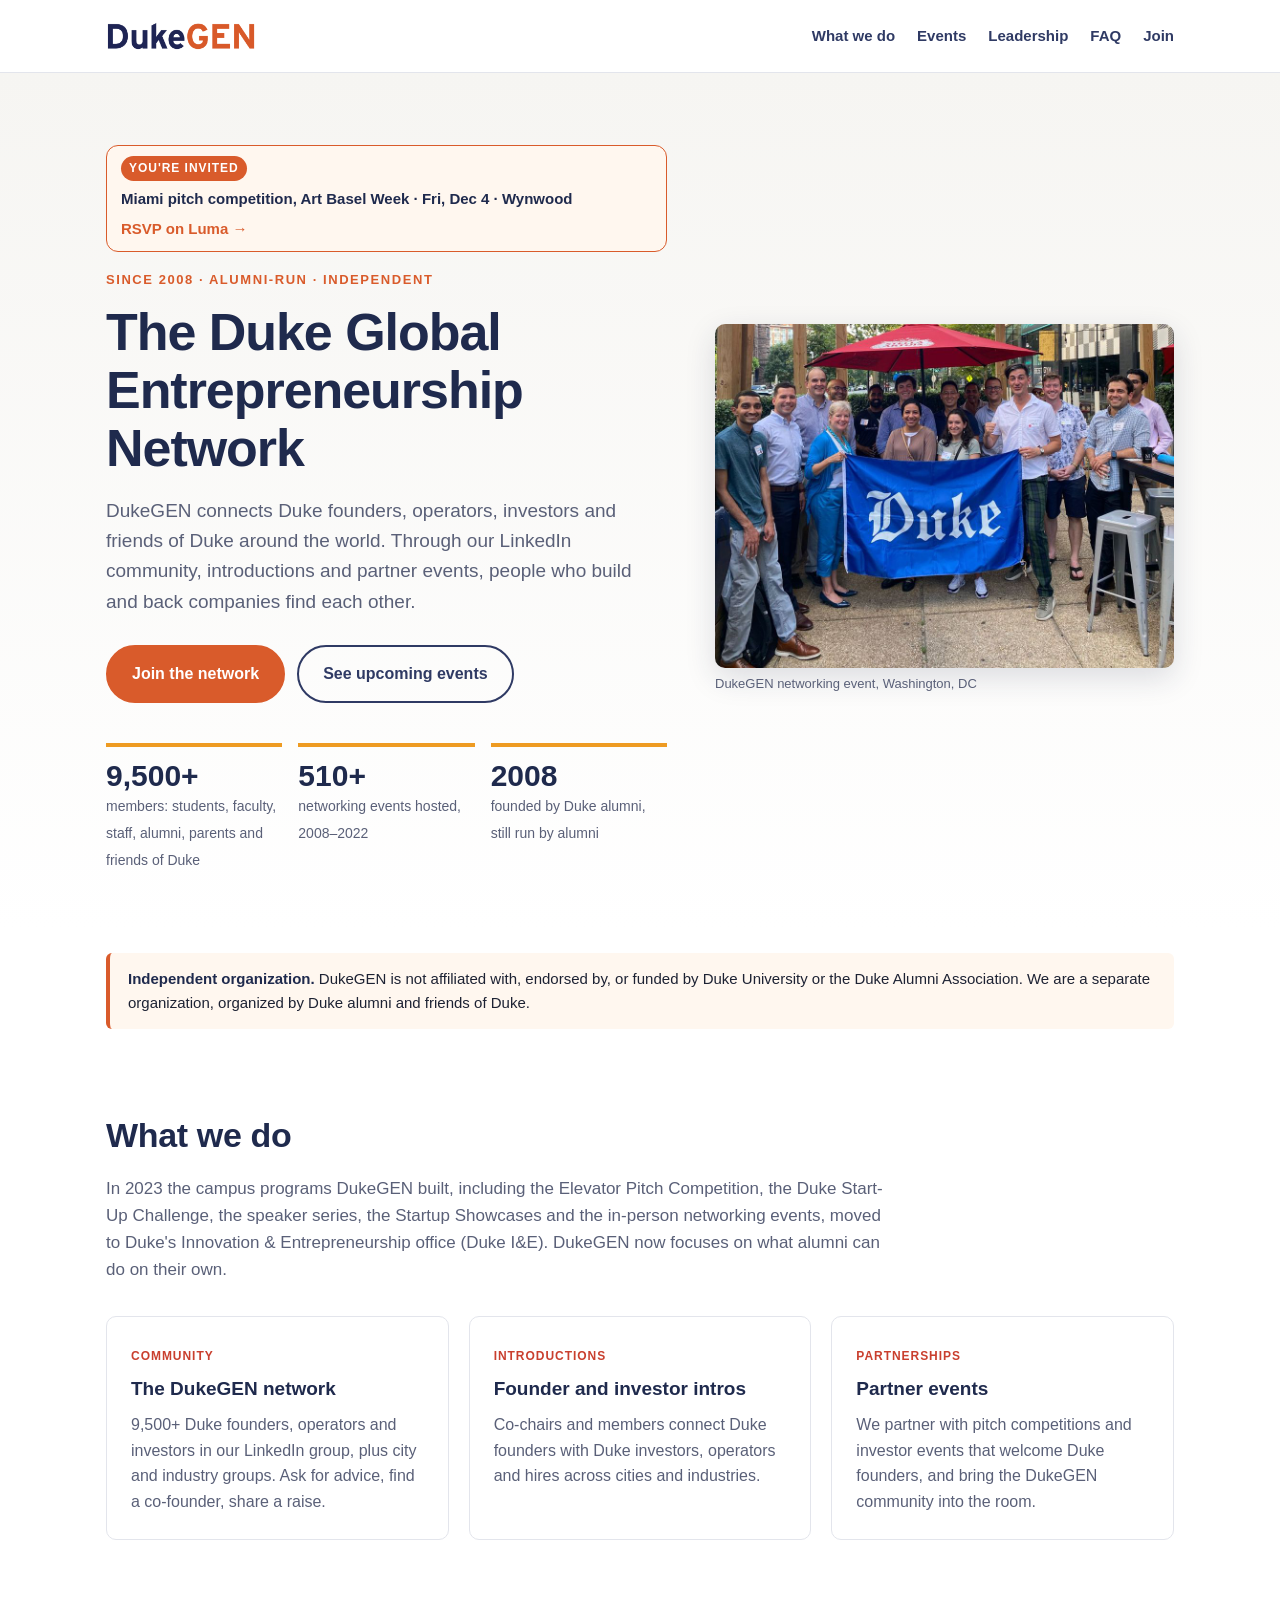
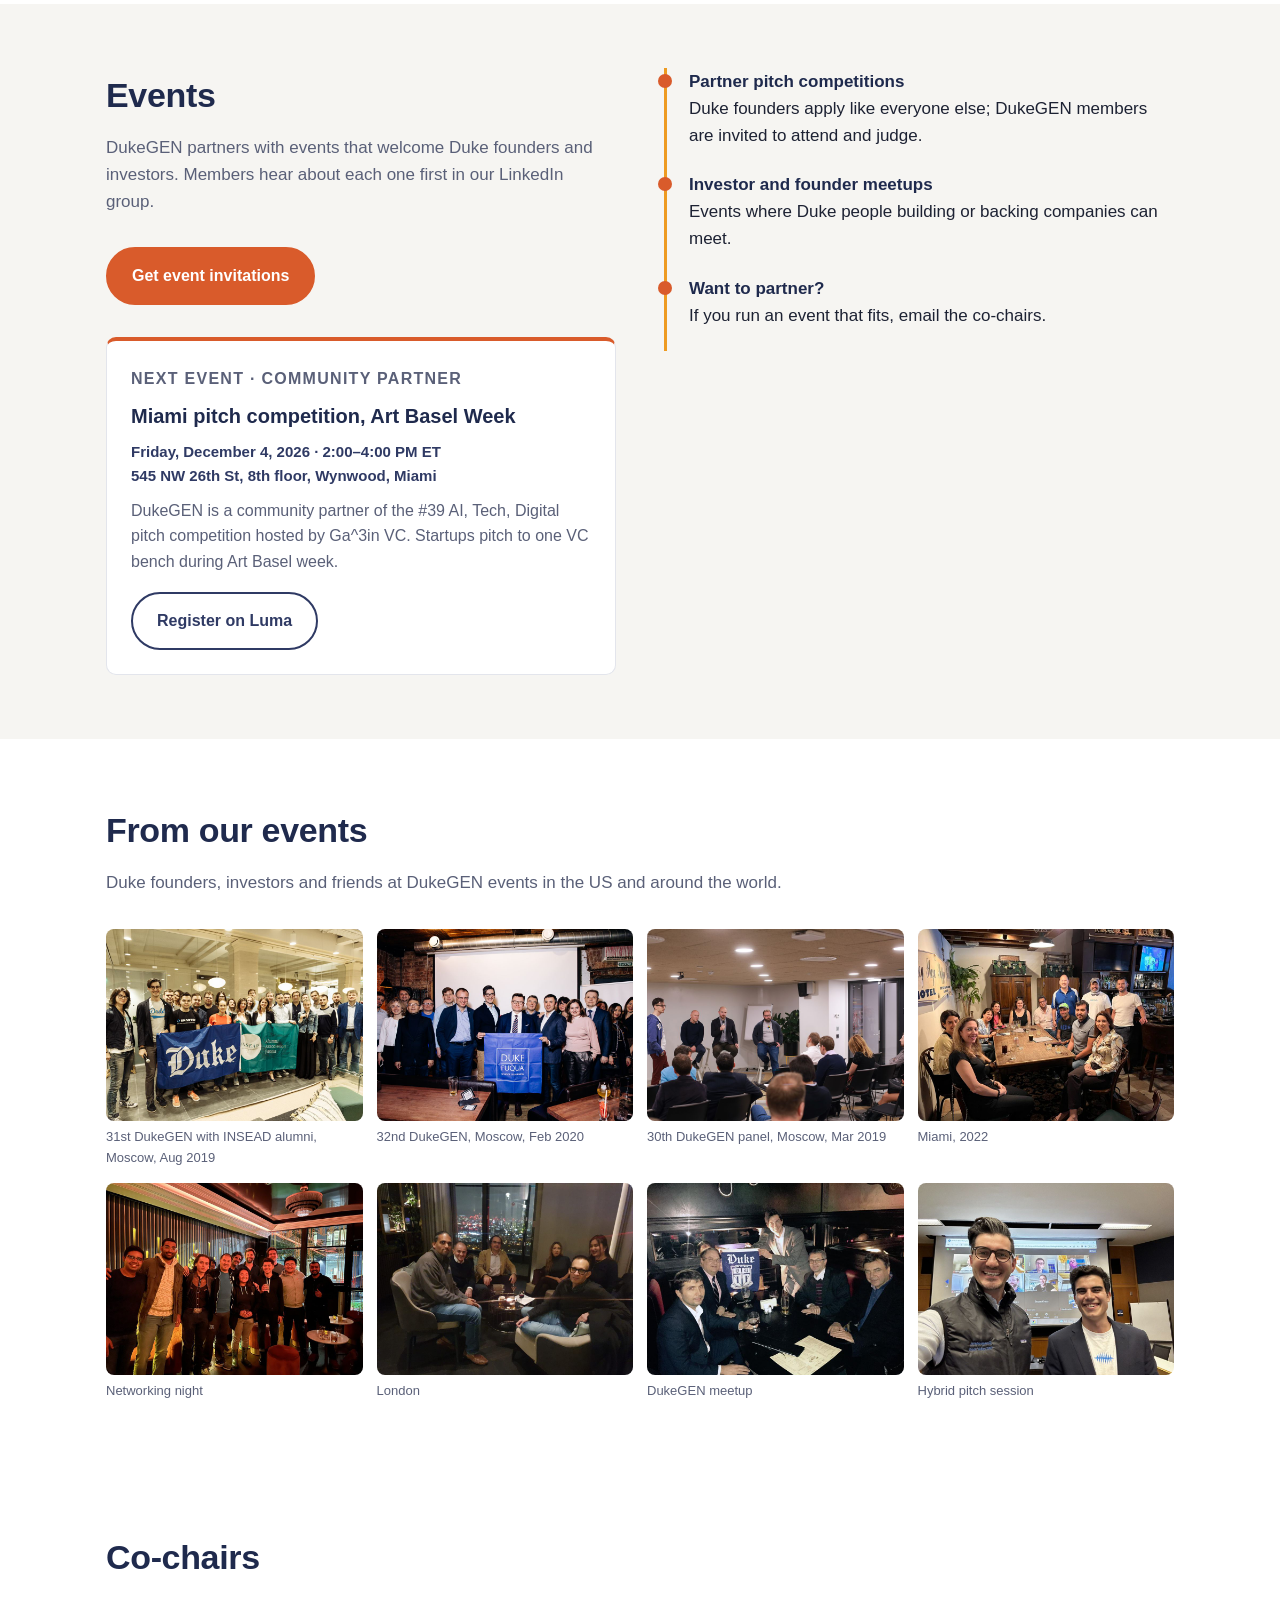
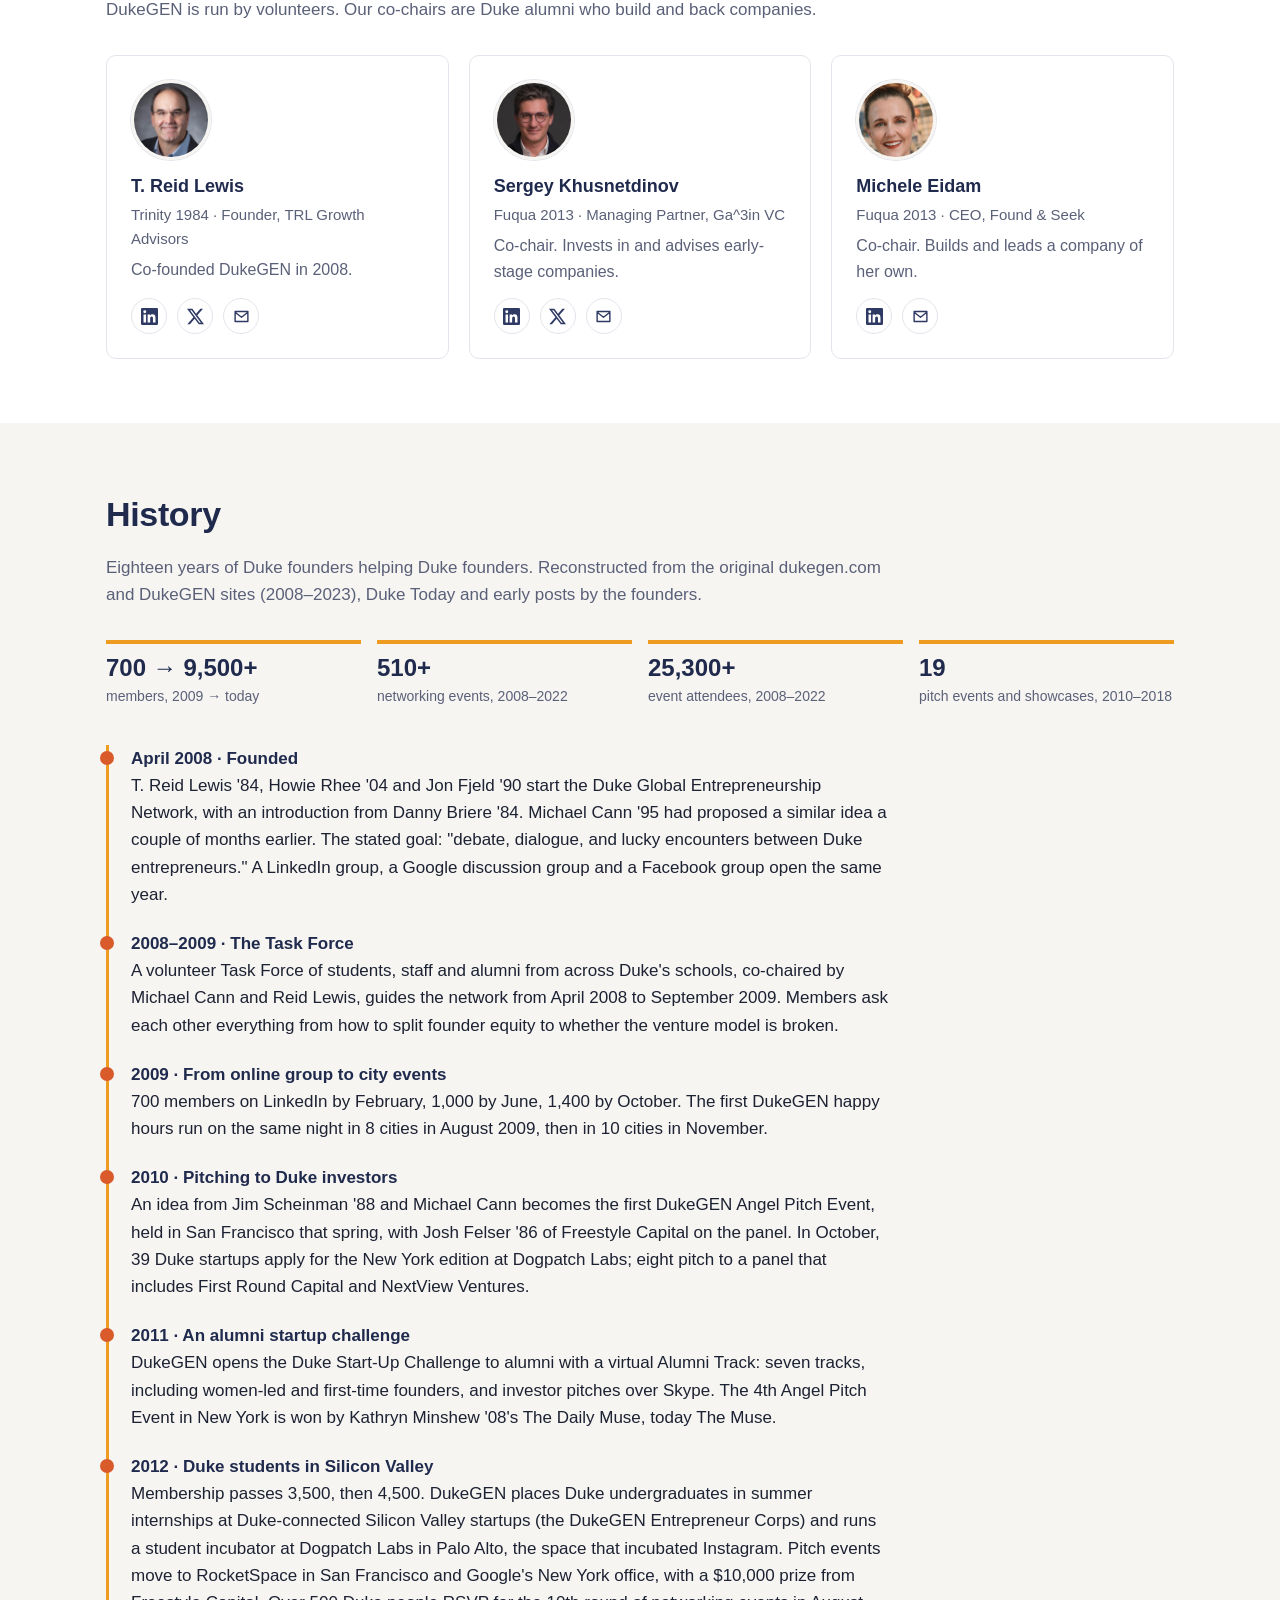
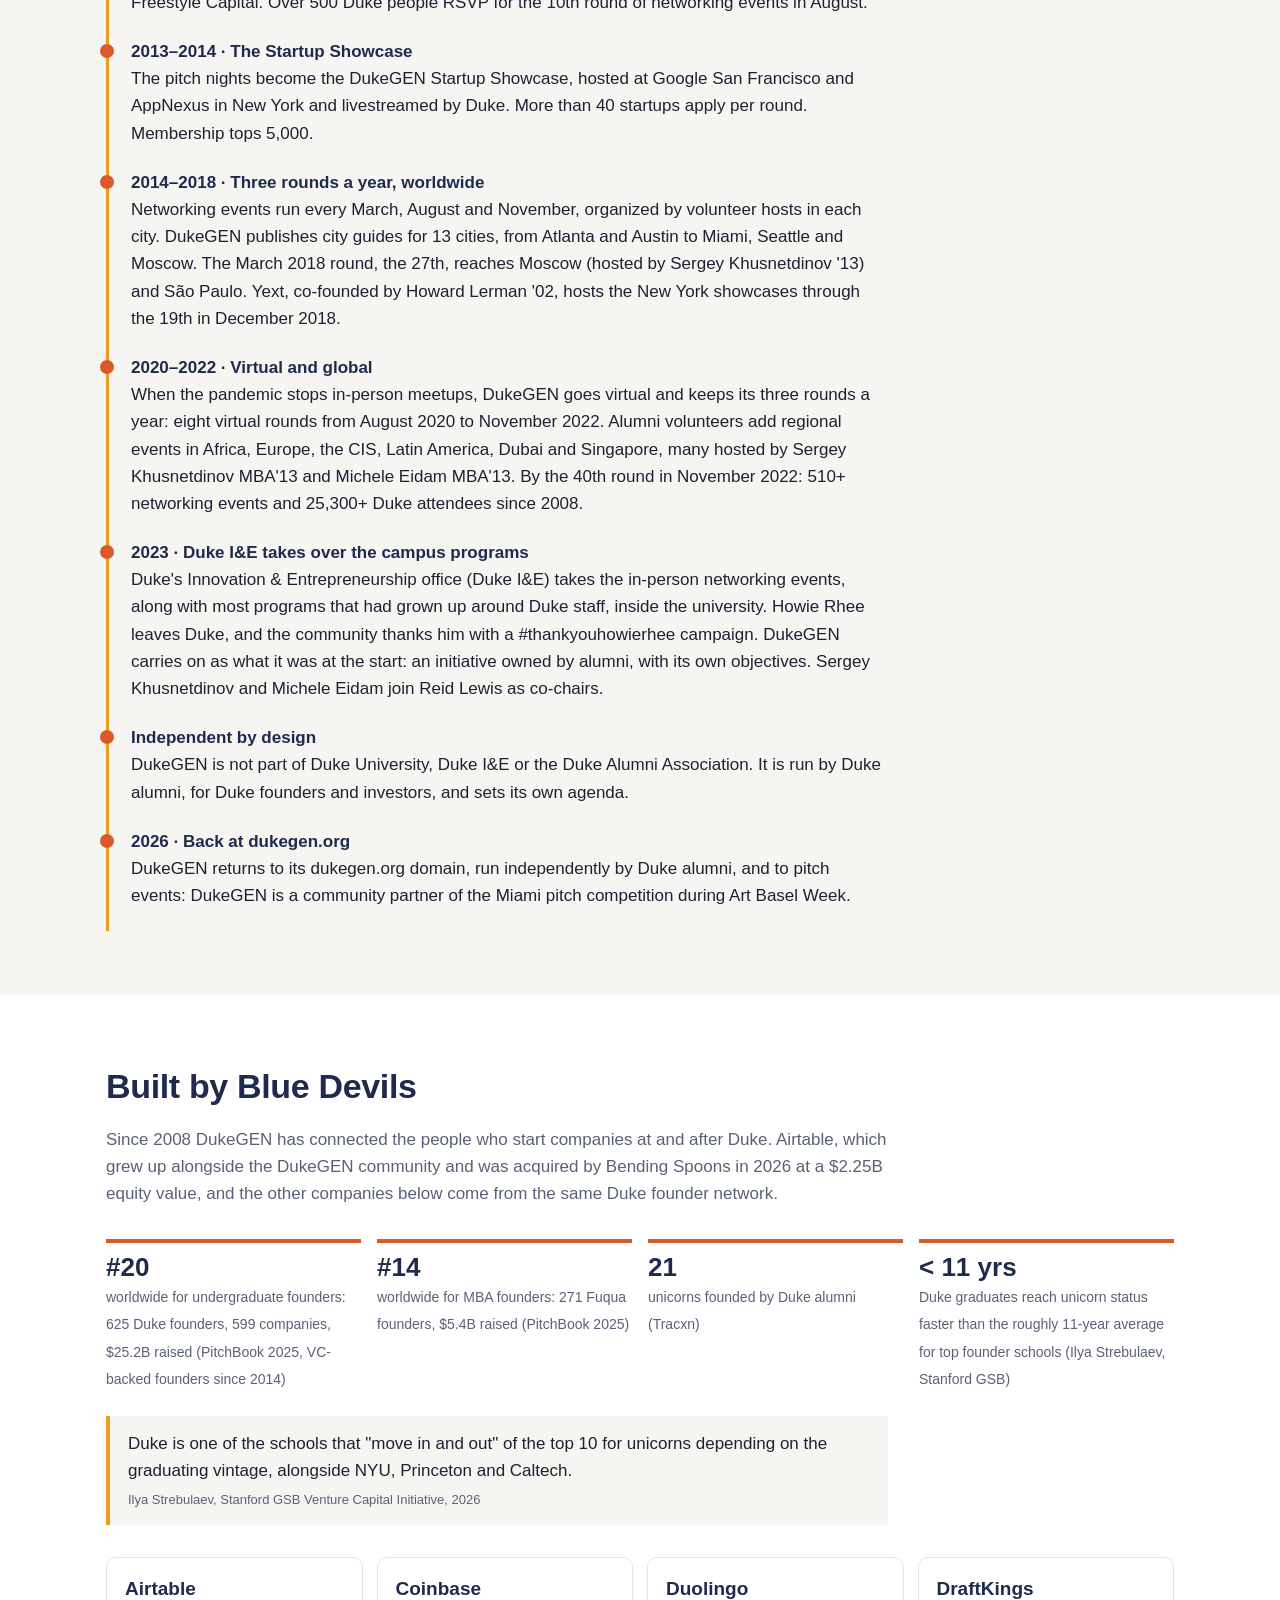
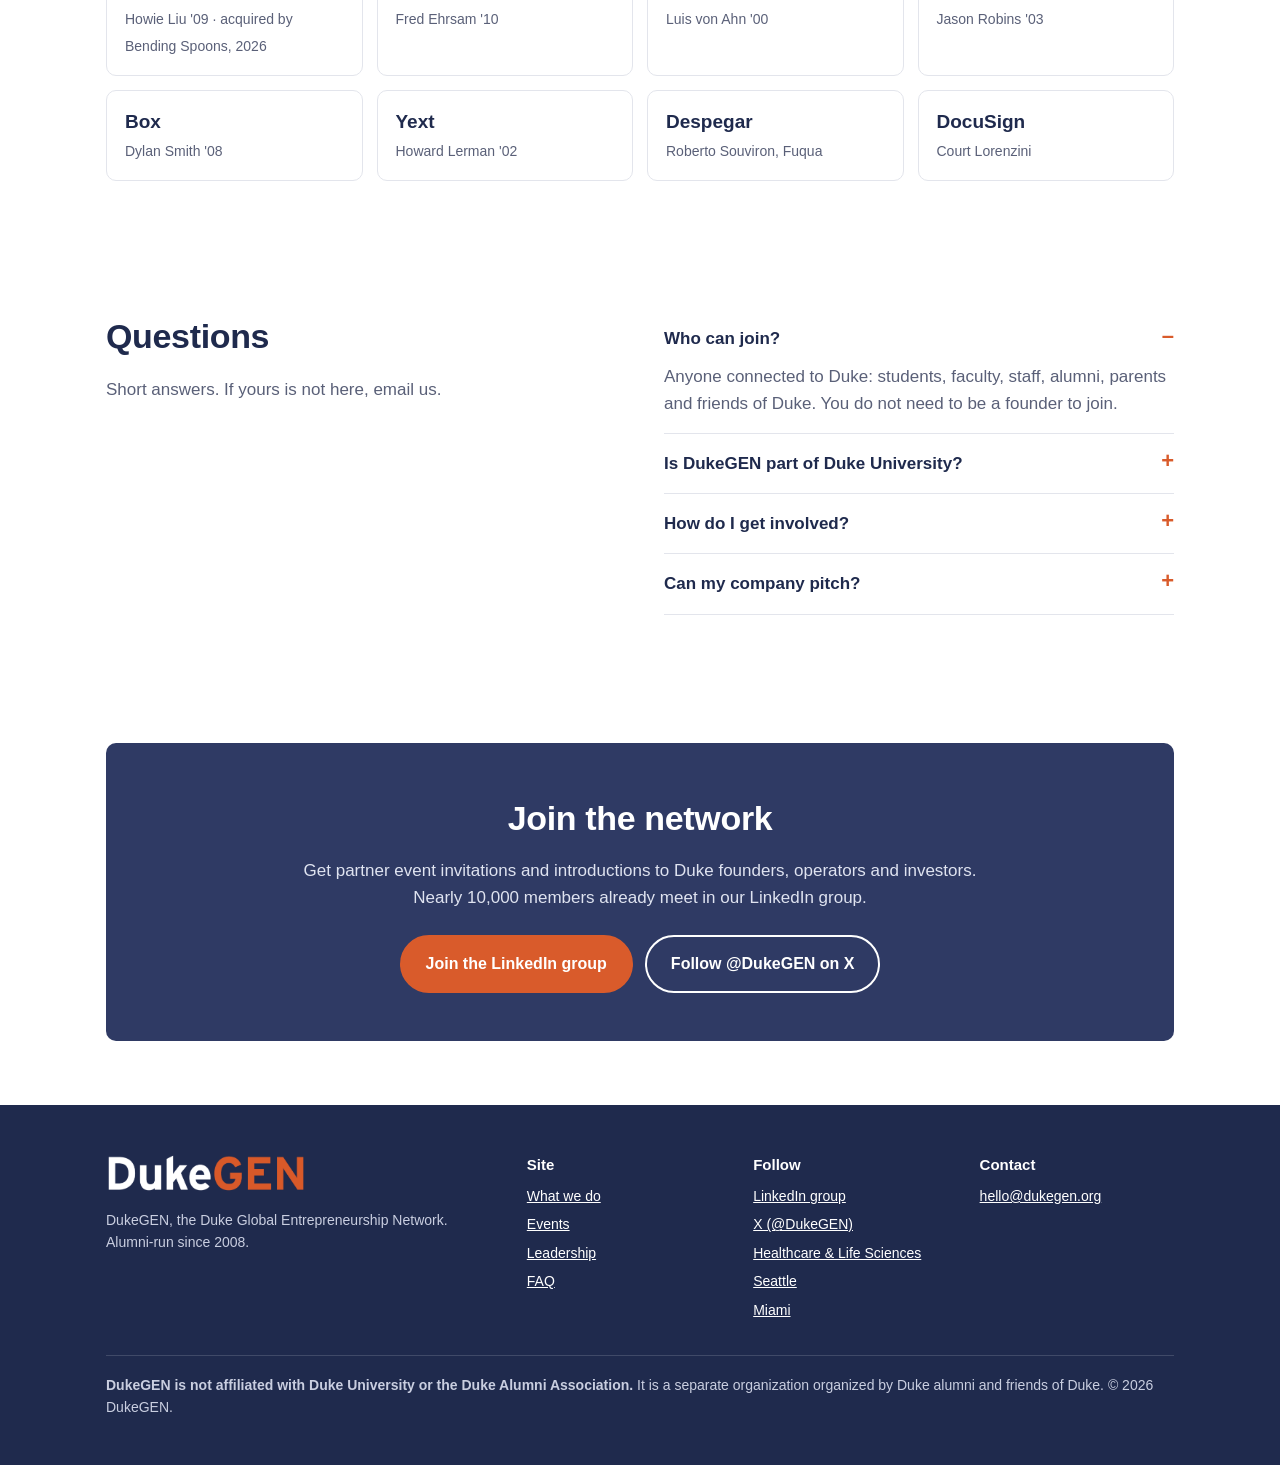
<file: index.html>
<!doctype html>
<html lang="en">
<head>
  <meta charset="utf-8">
  <meta name="viewport" content="width=device-width, initial-scale=1">
  <title>DukeGEN: Duke Global Entrepreneurship Network</title>
  <meta name="description" content="DukeGEN is a volunteer-run network of Duke founders, operators, investors and friends of Duke. 9,500+ members since 2008. Not affiliated with Duke University or the Duke Alumni Association.">
  <meta property="og:title" content="DukeGEN: Duke Global Entrepreneurship Network">
  <meta property="og:description" content="Founders, operators and investors connected through Duke. Not affiliated with Duke University or the Duke Alumni Association.">
  <meta property="og:type" content="website">
  <meta property="og:url" content="https://www.dukegen.org/">
  <meta property="og:image" content="https://www.dukegen.org/assets/og-dukegen.png">
  <meta name="theme-color" content="#2f3a64">
  <link rel="canonical" href="https://www.dukegen.org/">
  <link rel="icon" href="assets/logo-square.png">
  <link rel="stylesheet" href="styles.css?v=12">
  <script type="application/ld+json">
  {
    "@context": "https://schema.org",
    "@type": "Organization",
    "name": "DukeGEN (Duke Global Entrepreneurship Network)",
    "url": "https://www.dukegen.org/",
    "logo": "https://www.dukegen.org/assets/logo-square.png",
    "description": "Volunteer-run network of Duke founders, operators, investors and friends of Duke.",
    "foundingDate": "2008-04",
    "sameAs": ["https://www.linkedin.com/groups/87157/", "https://x.com/DukeGEN"],
    "disambiguatingDescription": "Not affiliated with Duke University or the Duke Alumni Association. Organized by Duke alumni."
  }
  </script>
<script type="application/ld+json">
{"@context":"https://schema.org","@type":"Event","name":"#39 AI, Tech, Digital pitch competition | Miami Art Basel Week","startDate":"2026-12-04T14:00:00-05:00","endDate":"2026-12-04T16:00:00-05:00","eventAttendanceMode":"https://schema.org/OfflineEventAttendanceMode","eventStatus":"https://schema.org/EventScheduled","location":{"@type":"Place","name":"Wynwood, Miami","address":{"@type":"PostalAddress","streetAddress":"545 NW 26th St, 8th floor","addressLocality":"Miami","addressRegion":"FL","postalCode":"33127","addressCountry":"US"}},"organizer":{"@type":"Organization","name":"Ga^3in VC","url":"https://gain.ventures"},"sponsor":{"@type":"Organization","name":"DukeGEN","url":"https://www.dukegen.org"},"url":"https://luma.com/gain-5hf4"}
</script>
</head>
<body>

<svg width="0" height="0" style="position:absolute" aria-hidden="true">
  <symbol id="i-li" viewBox="0 0 24 24"><path fill="currentColor" d="M20.45 20.45h-3.56v-5.57c0-1.33-.02-3.04-1.85-3.04-1.85 0-2.14 1.45-2.14 2.94v5.67H9.35V9h3.41v1.56h.05c.48-.9 1.64-1.85 3.37-1.85 3.6 0 4.27 2.37 4.27 5.46v6.28zM5.34 7.43a2.06 2.06 0 1 1 0-4.13 2.06 2.06 0 0 1 0 4.13zM7.12 20.45H3.56V9h3.56v11.45zM22.22 0H1.77C.79 0 0 .77 0 1.73v20.54C0 23.23.79 24 1.77 24h20.45c.98 0 1.78-.77 1.78-1.73V1.73C24 .77 23.2 0 22.22 0z"/></symbol>
  <symbol id="i-x" viewBox="0 0 24 24"><path fill="currentColor" d="M18.9 1.15h3.68l-8.04 9.19L24 22.85h-7.41l-5.8-7.59-6.64 7.59H.47l8.6-9.83L0 1.15h7.59l5.24 6.93 6.07-6.93zm-1.29 19.5h2.04L6.49 3.24H4.3l13.31 17.41z"/></symbol>
  <symbol id="i-mail" viewBox="0 0 24 24"><path fill="none" stroke="currentColor" stroke-width="2" stroke-linecap="round" stroke-linejoin="round" d="M3 5h18v14H3z M3 6l9 7 9-7"/></symbol>
</svg>
<a class="skip" href="#main">Skip to content</a>

<header class="site">
  <div class="wrap">
    <a class="brand" href="#top" aria-label="DukeGEN home"><img src="assets/logo-wordmark.png" alt="DukeGEN" width="150" height="30"></a>
    <nav class="main" aria-label="Main">
      <ul>
        <li><a href="#programs">What we do</a></li>
        <li><a href="#events">Events</a></li>
        <li><a href="#leadership">Leadership</a></li>
        <li><a href="#faq">FAQ</a></li>
        <li><a href="#join">Join</a></li>
      </ul>
    </nav>
  </div>
</header>

<main id="main">

  <!-- Hero -->
  <div class="hero" id="top">
    <div class="wrap">
      <div>
        <a class="invite" href="https://luma.com/gain-5hf4" target="_blank" rel="noopener"><span class="invite-tag">You're invited</span><span class="invite-text">Miami pitch competition, Art Basel Week · Fri, Dec 4 · Wynwood</span><span class="invite-cta">RSVP on Luma &rarr;</span></a>
        <p class="eyebrow">Since 2008 · Alumni-run · Independent</p>
        <h1>The Duke Global Entrepreneurship Network</h1>
        <p class="lead">DukeGEN connects Duke founders, operators, investors and friends of Duke around the world. Through our LinkedIn community, introductions and partner events, people who build and back companies find each other.</p>
        <div class="cta-row">
          <a class="btn" href="#join">Join the network</a>
          <a class="btn ghost" href="#events">See upcoming events</a>
        </div>
        <div class="stats">
          <div class="stat"><strong>9,500+</strong><span>members: students, faculty, staff, alumni, parents and friends of Duke</span></div>
          <div class="stat"><strong>510+</strong><span>networking events hosted, 2008–2022</span></div>
          <div class="stat"><strong>2008</strong><span>founded by Duke alumni, still run by alumni</span></div>
        </div>
      </div>
      <figure class="hero-photo">
        <img src="assets/events/dc.jpg" alt="DukeGEN members holding a Duke flag at a networking event in Washington, DC" width="960" height="720">
        <figcaption>DukeGEN networking event, Washington, DC</figcaption>
      </figure>
    </div>
  </div>

  <!-- Affiliation notice: required, do not remove -->
  <div class="wrap" style="margin-top:24px">
    <p class="notice" role="note"><strong>Independent organization.</strong> DukeGEN is not affiliated with, endorsed by, or funded by Duke University or the Duke Alumni Association. We are a separate organization, organized by Duke alumni and friends of Duke.</p>
  </div>

  <!-- Programs -->
  <section id="programs">
    <div class="wrap">
      <h2>What we do</h2>
      <p class="section-sub">In 2023 the campus programs DukeGEN built, including the Elevator Pitch Competition, the Duke Start-Up Challenge, the speaker series, the Startup Showcases and the in-person networking events, moved to Duke's Innovation &amp; Entrepreneurship office (Duke I&amp;E). DukeGEN now focuses on what alumni can do on their own.</p>
      <div class="grid-3">
        <article class="card">
          <span class="tag">Community</span>
          <h3>The DukeGEN network</h3>
          <p>9,500+ Duke founders, operators and investors in our LinkedIn group, plus city and industry groups. Ask for advice, find a co-founder, share a raise.</p>
        </article>
        <article class="card">
          <span class="tag">Introductions</span>
          <h3>Founder and investor intros</h3>
          <p>Co-chairs and members connect Duke founders with Duke investors, operators and hires across cities and industries.</p>
        </article>
        <article class="card">
          <span class="tag">Partnerships</span>
          <h3>Partner events</h3>
          <p>We partner with pitch competitions and investor events that welcome Duke founders, and bring the DukeGEN community into the room.</p>
        </article>
      </div>
    </div>
  </section>

  <!-- Events -->
  <section id="events" class="alt">
    <div class="wrap two-col">
      <div>
        <h2>Events</h2>
        <p class="section-sub">DukeGEN partners with events that welcome Duke founders and investors. Members hear about each one first in our LinkedIn group.</p>
        <a class="btn" href="#join">Get event invitations</a>
        <article class="next-event" aria-labelledby="next-event-title">
          <p class="tag">Next event · Community partner</p>
          <h3 id="next-event-title">Miami pitch competition, Art Basel Week</h3>
          <p class="when">Friday, December 4, 2026 · 2:00–4:00 PM ET<br>545 NW 26th St, 8th floor, Wynwood, Miami</p>
          <p>DukeGEN is a community partner of the #39 AI, Tech, Digital pitch competition hosted by Ga^3in VC. Startups pitch to one VC bench during Art Basel week.</p>
          <a class="btn ghost" href="https://luma.com/gain-5hf4" target="_blank" rel="noopener">Register on Luma</a>
        </article>
      </div>
      <ul class="timeline" aria-label="How partner events work">
        <li><strong>Partner pitch competitions</strong><br>Duke founders apply like everyone else; DukeGEN members are invited to attend and judge.</li>
        <li><strong>Investor and founder meetups</strong><br>Events where Duke people building or backing companies can meet.</li>
        <li><strong>Want to partner?</strong><br>If you run an event that fits, email the co-chairs.</li>
      </ul>
    </div>
  </section>

  <!-- Gallery -->
  <section id="photos">
    <div class="wrap">
      <h2>From our events</h2>
      <p class="section-sub">Duke founders, investors and friends at DukeGEN events in the US and around the world.</p>
      <div class="gallery">
        <figure><img src="assets/events/moscow19.jpg?v=2" alt="About 25 DukeGEN and INSEAD alumni holding Duke and INSEAD flags" width="960" height="720" loading="lazy"><figcaption>31st DukeGEN with INSEAD alumni, Moscow, Aug 2019</figcaption></figure>
        <figure><img src="assets/events/moscow32.jpg?v=2" alt="DukeGEN members holding a Duke Fuqua flag at an evening event" width="960" height="720" loading="lazy"><figcaption>32nd DukeGEN, Moscow, Feb 2020</figcaption></figure>
        <figure><img src="assets/events/moscow30.jpg?v=2" alt="Panel discussion in front of a full audience" width="960" height="720" loading="lazy"><figcaption>30th DukeGEN panel, Moscow, Mar 2019</figcaption></figure>
        <figure><img src="assets/events/miami.jpg?v=2" alt="DukeGEN members around a table at a Miami networking event" width="960" height="720" loading="lazy"><figcaption>Miami, 2022</figcaption></figure>
        <figure><img src="assets/events/group.jpg?v=2" alt="Group of DukeGEN members at an evening networking event" width="960" height="720" loading="lazy"><figcaption>Networking night</figcaption></figure>
        <figure><img src="assets/events/london.jpg?v=2" alt="DukeGEN members at an evening event in London" width="960" height="720" loading="lazy"><figcaption>London</figcaption></figure>
        <figure><img src="assets/events/night.jpg?v=2" alt="DukeGEN members with a Duke banner at a pub table" width="960" height="720" loading="lazy"><figcaption>DukeGEN meetup</figcaption></figure>
        <figure><img src="assets/events/pitch.jpg?v=2" alt="Hybrid pitch session with remote judges on screen" width="960" height="720" loading="lazy"><figcaption>Hybrid pitch session</figcaption></figure>
      </div>
    </div>
  </section>

  <!-- Leadership -->
  <section id="leadership">
    <div class="wrap">
      <h2>Co-chairs</h2>
      <p class="section-sub">DukeGEN is run by volunteers. Our co-chairs are Duke alumni who build and back companies.</p>
      <div class="people">
        <article class="card person">
          <img class="avatar" src="assets/people/reid.jpg" alt="T. Reid Lewis" width="80" height="80" loading="lazy">
          <h3>T. Reid Lewis</h3>
          <p class="role">Trinity 1984 · Founder, TRL Growth Advisors</p>
          <p>Co-founded DukeGEN in 2008.</p>
          <div class="social"><a href="https://www.linkedin.com/in/reidlewis/" target="_blank" rel="noopener" aria-label="T. Reid Lewis on LinkedIn"><svg aria-hidden="true" viewBox="0 0 24 24"><use href="#i-li"/></svg></a><a href="https://x.com/reidlewis" target="_blank" rel="noopener" aria-label="T. Reid Lewis on X"><svg aria-hidden="true" viewBox="0 0 24 24"><use href="#i-x"/></svg></a><a href="mailto:reidlewis@mac.com" aria-label="Email T. Reid Lewis"><svg aria-hidden="true" viewBox="0 0 24 24"><use href="#i-mail"/></svg></a></div>
        </article>
        <article class="card person">
          <img class="avatar" src="assets/people/sergey.jpg?v=2" alt="Sergey Khusnetdinov" width="80" height="80" loading="lazy">
          <h3>Sergey Khusnetdinov</h3>
          <p class="role">Fuqua 2013 · Managing Partner, Ga^3in VC</p>
          <p>Co-chair. Invests in and advises early-stage companies.</p>
          <div class="social"><a href="https://www.linkedin.com/in/husnetdinov/" target="_blank" rel="noopener" aria-label="Sergey Khusnetdinov on LinkedIn"><svg aria-hidden="true" viewBox="0 0 24 24"><use href="#i-li"/></svg></a><a href="https://x.com/GainVentures" target="_blank" rel="noopener" aria-label="Sergey Khusnetdinov on X"><svg aria-hidden="true" viewBox="0 0 24 24"><use href="#i-x"/></svg></a><a href="mailto:sk@gain.ventures" aria-label="Email Sergey Khusnetdinov"><svg aria-hidden="true" viewBox="0 0 24 24"><use href="#i-mail"/></svg></a></div>
        </article>
        <article class="card person">
          <img class="avatar" src="assets/people/michele.jpg" alt="Michele Eidam" width="80" height="80" loading="lazy">
          <h3>Michele Eidam</h3>
          <p class="role">Fuqua 2013 · CEO, Found &amp; Seek</p>
          <p>Co-chair. Builds and leads a company of her own.</p>
          <div class="social"><a href="https://www.linkedin.com/in/michele-eidam/" target="_blank" rel="noopener" aria-label="Michele Eidam on LinkedIn"><svg aria-hidden="true" viewBox="0 0 24 24"><use href="#i-li"/></svg></a><a href="mailto:michele.l.eidam@gmail.com" aria-label="Email Michele Eidam"><svg aria-hidden="true" viewBox="0 0 24 24"><use href="#i-mail"/></svg></a></div>
        </article>
      </div>
    </div>
  </section>

  <!-- History -->
  <section id="history" class="alt">
    <div class="wrap">
      <h2>History</h2>
      <p class="section-sub">Eighteen years of Duke founders helping Duke founders. Reconstructed from the original dukegen.com and DukeGEN sites (2008–2023), Duke Today and early posts by the founders.</p>
      <div class="history-stats">
        <div><strong>700 → 9,500+</strong><span>members, 2009 → today</span></div>
        <div><strong>510+</strong><span>networking events, 2008–2022</span></div>
        <div><strong>25,300+</strong><span>event attendees, 2008–2022</span></div>
        <div><strong>19</strong><span>pitch events and showcases, 2010–2018</span></div>
      </div>
      <ol class="timeline history">
        <li><strong>April 2008 · Founded</strong><br>T. Reid Lewis '84, Howie Rhee '04 and Jon Fjeld '90 start the Duke Global Entrepreneurship Network, with an introduction from Danny Briere '84. Michael Cann '95 had proposed a similar idea a couple of months earlier. The stated goal: "debate, dialogue, and lucky encounters between Duke entrepreneurs." A LinkedIn group, a Google discussion group and a Facebook group open the same year.</li>
        <li><strong>2008–2009 · The Task Force</strong><br>A volunteer Task Force of students, staff and alumni from across Duke's schools, co-chaired by Michael Cann and Reid Lewis, guides the network from April 2008 to September 2009. Members ask each other everything from how to split founder equity to whether the venture model is broken.</li>
        <li><strong>2009 · From online group to city events</strong><br>700 members on LinkedIn by February, 1,000 by June, 1,400 by October. The first DukeGEN happy hours run on the same night in 8 cities in August 2009, then in 10 cities in November.</li>
        <li><strong>2010 · Pitching to Duke investors</strong><br>An idea from Jim Scheinman '88 and Michael Cann becomes the first DukeGEN Angel Pitch Event, held in San Francisco that spring, with Josh Felser '86 of Freestyle Capital on the panel. In October, 39 Duke startups apply for the New York edition at Dogpatch Labs; eight pitch to a panel that includes First Round Capital and NextView Ventures.</li>
        <li><strong>2011 · An alumni startup challenge</strong><br>DukeGEN opens the Duke Start-Up Challenge to alumni with a virtual Alumni Track: seven tracks, including women-led and first-time founders, and investor pitches over Skype. The 4th Angel Pitch Event in New York is won by Kathryn Minshew '08's The Daily Muse, today The Muse.</li>
        <li><strong>2012 · Duke students in Silicon Valley</strong><br>Membership passes 3,500, then 4,500. DukeGEN places Duke undergraduates in summer internships at Duke-connected Silicon Valley startups (the DukeGEN Entrepreneur Corps) and runs a student incubator at Dogpatch Labs in Palo Alto, the space that incubated Instagram. Pitch events move to RocketSpace in San Francisco and Google's New York office, with a $10,000 prize from Freestyle Capital. Over 500 Duke people RSVP for the 10th round of networking events in August.</li>
        <li><strong>2013–2014 · The Startup Showcase</strong><br>The pitch nights become the DukeGEN Startup Showcase, hosted at Google San Francisco and AppNexus in New York and livestreamed by Duke. More than 40 startups apply per round. Membership tops 5,000.</li>
        <li><strong>2014–2018 · Three rounds a year, worldwide</strong><br>Networking events run every March, August and November, organized by volunteer hosts in each city. DukeGEN publishes city guides for 13 cities, from Atlanta and Austin to Miami, Seattle and Moscow. The March 2018 round, the 27th, reaches Moscow (hosted by Sergey Khusnetdinov '13) and São Paulo. Yext, co-founded by Howard Lerman '02, hosts the New York showcases through the 19th in December 2018.</li>
        <li><strong>2020–2022 · Virtual and global</strong><br>When the pandemic stops in-person meetups, DukeGEN goes virtual and keeps its three rounds a year: eight virtual rounds from August 2020 to November 2022. Alumni volunteers add regional events in Africa, Europe, the CIS, Latin America, Dubai and Singapore, many hosted by Sergey Khusnetdinov MBA'13 and Michele Eidam MBA'13. By the 40th round in November 2022: 510+ networking events and 25,300+ Duke attendees since 2008.</li>
        <li><strong>2023 · Duke I&amp;E takes over the campus programs</strong><br>Duke's Innovation &amp; Entrepreneurship office (Duke I&amp;E) takes the in-person networking events, along with most programs that had grown up around Duke staff, inside the university. Howie Rhee leaves Duke, and the community thanks him with a #thankyouhowierhee campaign. DukeGEN carries on as what it was at the start: an initiative owned by alumni, with its own objectives. Sergey Khusnetdinov and Michele Eidam join Reid Lewis as co-chairs.</li>
        <li><strong>Independent by design</strong><br>DukeGEN is not part of Duke University, Duke I&amp;E or the Duke Alumni Association. It is run by Duke alumni, for Duke founders and investors, and sets its own agenda.</li>
        <li><strong>2026 · Back at dukegen.org</strong><br>DukeGEN returns to its dukegen.org domain, run independently by Duke alumni, and to pitch events: DukeGEN is a community partner of the Miami pitch competition during Art Basel Week.</li>
      </ol>
    </div>
  </section>

  <!-- Founders -->
  <section id="founders">
    <div class="wrap">
      <h2>Built by Blue Devils</h2>
      <p class="section-sub">Since 2008 DukeGEN has connected the people who start companies at and after Duke. Airtable, which grew up alongside the DukeGEN community and was acquired by Bending Spoons in 2026 at a $2.25B equity value, and the other companies below come from the same Duke founder network.</p>
      <div class="duke-stats">
        <div><strong>#20</strong><span>worldwide for undergraduate founders: 625 Duke founders, 599 companies, $25.2B raised (PitchBook 2025, VC-backed founders since 2014)</span></div>
        <div><strong>#14</strong><span>worldwide for MBA founders: 271 Fuqua founders, $5.4B raised (PitchBook 2025)</span></div>
        <div><strong>21</strong><span>unicorns founded by Duke alumni (Tracxn)</span></div>
        <div><strong>&lt; 11 yrs</strong><span>Duke graduates reach unicorn status faster than the roughly 11-year average for top founder schools (Ilya Strebulaev, Stanford GSB)</span></div>
      </div>
      <blockquote class="pull">Duke is one of the schools that "move in and out" of the top 10 for unicorns depending on the graduating vintage, alongside NYU, Princeton and Caltech.<cite>Ilya Strebulaev, Stanford GSB Venture Capital Initiative, 2026</cite></blockquote>
      <ul class="founders">
        <li><strong>Airtable</strong><span>Howie Liu '09 · acquired by Bending Spoons, 2026</span></li>
        <li><strong>Coinbase</strong><span>Fred Ehrsam '10</span></li>
        <li><strong>Duolingo</strong><span>Luis von Ahn '00</span></li>
        <li><strong>DraftKings</strong><span>Jason Robins '03</span></li>
        <li><strong>Box</strong><span>Dylan Smith '08</span></li>
        <li><strong>Yext</strong><span>Howard Lerman '02</span></li>
        <li><strong>Despegar</strong><span>Roberto Souviron, Fuqua</span></li>
        <li><strong>DocuSign</strong><span>Court Lorenzini</span></li>
      </ul>
    </div>
  </section>

  <!-- FAQ -->
  <section id="faq">
    <div class="wrap two-col">
      <div>
        <h2>Questions</h2>
        <p class="section-sub">Short answers. If yours is not here, email us.</p>
      </div>
      <div class="faq">
        <details open>
          <summary>Who can join?</summary>
          <p>Anyone connected to Duke: students, faculty, staff, alumni, parents and friends of Duke. You do not need to be a founder to join.</p>
        </details>
        <details>
          <summary>Is DukeGEN part of Duke University?</summary>
          <p>No. DukeGEN is not affiliated with, endorsed by, or funded by Duke University or the Duke Alumni Association. We are a separate organization organized by Duke alumni and friends of Duke.</p>
        </details>
        <details>
          <summary>How do I get involved?</summary>
          <p>Join the LinkedIn group to hear about partner events and introductions. You can also propose an event partnership or help connect founders in your city.</p>
        </details>
        <details>
          <summary>Can my company pitch?</summary>
          <p>Partner pitch competitions, like the Miami event during Art Basel Week, take applications from Duke-connected founders. Duke I&amp;E runs the university's own competitions for students and alumni.</p>
        </details>
      </div>
    </div>
  </section>

  <!-- Join -->
  <section id="join">
    <div class="wrap">
      <div class="join">
        <h2>Join the network</h2>
        <p>Get partner event invitations and introductions to Duke founders, operators and investors. Nearly 10,000 members already meet in our LinkedIn group.</p>
        <div class="cta-row" style="justify-content:center">
          <a class="btn" href="https://www.linkedin.com/groups/87157/" target="_blank" rel="noopener">Join the LinkedIn group</a>
          <a class="btn ghost" href="https://x.com/DukeGEN" target="_blank" rel="noopener">Follow @DukeGEN on X</a>
        </div>
      </div>
    </div>
  </section>

</main>

<footer class="site">
  <div class="wrap">
    <div class="cols">
      <div>
        <img src="assets/logo-wordmark-reversed.png" alt="DukeGEN" width="200" height="40" style="margin-bottom:16px">
        <p>DukeGEN, the Duke Global Entrepreneurship Network. Alumni-run since 2008.</p>
      </div>
      <div>
        <h4>Site</h4>
        <ul>
          <li><a href="#programs">What we do</a></li>
          <li><a href="#events">Events</a></li>
          <li><a href="#leadership">Leadership</a></li>
          <li><a href="#faq">FAQ</a></li>
        </ul>
      </div>
      <div>
        <h4>Follow</h4>
        <ul>
          <li><a href="https://www.linkedin.com/groups/87157/" target="_blank" rel="noopener">LinkedIn group</a></li>
          <li><a href="https://x.com/DukeGEN" target="_blank" rel="noopener">X (@DukeGEN)</a></li>
          <li><a href="https://www.linkedin.com/groups/3990575/" target="_blank" rel="noopener">Healthcare &amp; Life Sciences</a></li>
          <li><a href="https://www.linkedin.com/groups/5100504/" target="_blank" rel="noopener">Seattle</a></li>
          <li><a href="https://www.linkedin.com/groups/2904692/" target="_blank" rel="noopener">Miami</a></li>
        </ul>
      </div>
      <div>
        <h4>Contact</h4>
        <ul>
          <li><a href="mailto:hello@dukegen.org">hello@dukegen.org</a></li>
        </ul>
      </div>
    </div>
    <p class="legal"><strong>DukeGEN is not affiliated with Duke University or the Duke Alumni Association.</strong> It is a separate organization organized by Duke alumni and friends of Duke. &copy; <span id="yr">2026</span> DukeGEN.</p>
  </div>
</footer>

<script>document.getElementById('yr').textContent = new Date().getFullYear();</script>
</body>
</html>
</file>
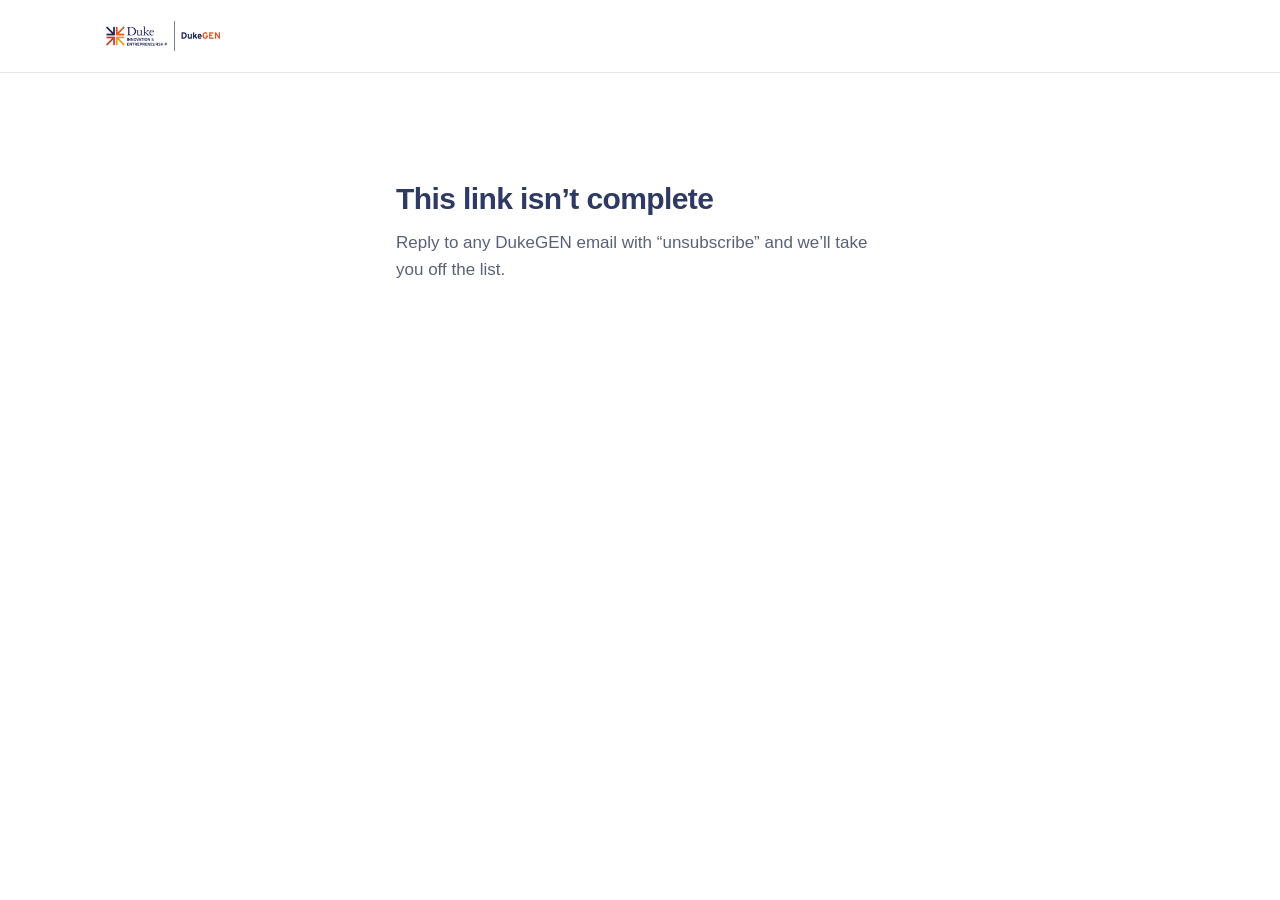
<file: unsubscribe/index.html>
<!doctype html>
<html lang="en">
<head>
  <meta charset="utf-8">
  <meta name="viewport" content="width=device-width, initial-scale=1">
  <title>Unsubscribe from DukeGEN emails</title>
  <meta name="robots" content="noindex">
  <meta name="theme-color" content="#2f3a64">
  <link rel="icon" href="../assets/logo-stacked.png">
  <link rel="stylesheet" href="../styles.css?v=5">
  <style>
    .unsub { max-width: 520px; margin: 0 auto; padding: 12vh 16px 80px; }
    .unsub h1 { color: var(--navy); font-size: 30px; line-height: 1.2; margin: 0 0 12px; }
    .unsub p { color: var(--muted); margin: 0 0 24px; }
    .unsub button.btn { cursor: pointer; font-family: inherit; }
    .unsub button.btn[disabled] { opacity: .6; cursor: default; }
  </style>
</head>
<body>

<header class="site">
  <div class="wrap">
    <a class="brand" href="/" aria-label="DukeGEN home"><img src="../assets/logo-horizontal-trim.png" alt="DukeGEN, Duke Innovation &amp; Entrepreneurship" width="167" height="44"></a>
  </div>
</header>

<main class="unsub" id="main">
  <h1 id="title">Unsubscribe from DukeGEN emails?</h1>
  <p id="text">You won’t get any more emails from DukeGEN.</p>
  <button class="btn" id="go" type="button">Unsubscribe</button>
</main>

<script>
// Unsubscribes the opaque id from the email link. The backend is a gain.ventures function
// (netlify/functions/dukegen-unsubscribe.js); this site is static. A plain text body keeps it
// a simple request, so the browser sends no preflight.
(function () {
  var q = new URLSearchParams(location.search);
  var u = q.get('u') || '', c = q.get('c') || '';
  var title = document.getElementById('title'), text = document.getElementById('text'), go = document.getElementById('go');
  function say(t, x) { title.textContent = t; text.textContent = x; }
  if (!/^[a-f0-9]{20}$/.test(u)) {
    say('This link isn’t complete', 'Reply to any DukeGEN email with “unsubscribe” and we’ll take you off the list.');
    go.style.display = "none";
    return;
  }
  go.addEventListener('click', function () {
    go.disabled = true;
    fetch('https://gain.ventures/.netlify/functions/dukegen-unsubscribe?u=' + u + (c ? '&c=' + encodeURIComponent(c) : ''), {
      method: 'POST', headers: { 'Content-Type': 'text/plain' }, body: 'page'
    }).then(function (r) {
      if (!r.ok) throw new Error(r.status);
      say('You’re unsubscribed', 'You won’t get any more emails from DukeGEN.');
      go.style.display = "none";
    }).catch(function () {
      say('We couldn’t save that', 'Please try again, or reply to any DukeGEN email with “unsubscribe”.');
      go.disabled = false;
    });
  });
})();
</script>
</body>
</html>
</file>
<file: styles.css>
:root {
  --navy: #2f3a64;
  --navy-deep: #1f2a4d;
  --orange: #d95b2b;
  --gold: #ee9b22;
  --red: #c93f2e;
  --paper: #ffffff;
  --paper-soft: #f6f5f2;
  --ink: #1d2233;
  --muted: #5a6078;
  --line: #e3e5ec;
  --radius: 10px;
  --max: 1100px;
}

* { box-sizing: border-box; }
html { scroll-behavior: smooth; }
body {
  margin: 0;
  background: var(--paper);
  color: var(--ink);
  font: 17px/1.6 -apple-system, BlinkMacSystemFont, "Segoe UI", Roboto, "Helvetica Neue", Arial, sans-serif;
}
img { max-width: 100%; display: block; }
a { color: var(--navy); }
a:focus-visible, .btn:focus-visible { outline: 3px solid var(--gold); outline-offset: 3px; }
.wrap { max-width: var(--max); margin: 0 auto; padding: 0 16px; }
.skip { position: absolute; left: -999px; }
.skip:focus { left: 16px; top: 8px; background: var(--paper); padding: 8px 12px; z-index: 10; }

/* Header */
header.site {
  position: sticky; top: 0; z-index: 5;
  background: var(--paper); border-bottom: 1px solid var(--line);
}
header.site .wrap { display: flex; align-items: center; justify-content: space-between; height: 72px; gap: 16px; }
header.site .brand img { height: 30px; width: auto; }
nav.main ul { list-style: none; display: flex; gap: 22px; margin: 0; padding: 0; }
nav.main a { text-decoration: none; font-weight: 600; font-size: 15px; color: var(--navy); }
nav.main a:hover { color: var(--orange); }

/* Buttons */
.btn {
  display: inline-block; text-decoration: none; font-weight: 700;
  padding: 14px 24px; border-radius: 999px; border: 2px solid var(--orange);
  background: var(--orange); color: #fff; font-size: 16px;
}
.btn:hover { background: #c04d20; border-color: #c04d20; }
.btn.ghost { background: transparent; color: var(--navy); border-color: var(--navy); }
.btn.ghost:hover { background: var(--navy); color: #fff; }

/* Hero */
.hero { padding: 72px 0 56px; background: linear-gradient(180deg, var(--paper-soft), var(--paper)); }
.hero .wrap { display: grid; grid-template-columns: 1.1fr 0.9fr; gap: 48px; align-items: center; }
.eyebrow { text-transform: uppercase; letter-spacing: .12em; font-size: 13px; font-weight: 700; color: var(--orange); margin: 0 0 12px; }
h1 { font-size: clamp(34px, 5vw, 52px); line-height: 1.12; margin: 0 0 18px; color: var(--navy-deep); letter-spacing: -0.02em; }
.lead { font-size: 19px; color: var(--muted); margin: 0 0 28px; max-width: 34em; }
.cta-row { display: flex; flex-wrap: wrap; gap: 12px; }
.hero-logo { background: #fff; border: 1px solid var(--line); border-radius: var(--radius); padding: 40px 28px; }
.stats { display: grid; grid-template-columns: repeat(3, 1fr); gap: 16px; margin-top: 40px; }
.stat { border-top: 4px solid var(--gold); padding-top: 12px; }
.stat strong { display: block; font-size: 30px; color: var(--navy-deep); line-height: 1.1; }
.stat span { font-size: 14px; color: var(--muted); }

/* Affiliation notice */
.notice { background: #fff7ef; border-left: 4px solid var(--orange); padding: 14px 18px; border-radius: 6px; font-size: 15px; color: var(--ink); }
.notice strong { color: var(--navy-deep); }

/* Sections */
section { padding: 64px 0; }
section.alt { background: var(--paper-soft); }
h2 { font-size: clamp(26px, 3.4vw, 34px); color: var(--navy-deep); margin: 0 0 12px; letter-spacing: -0.01em; }
.section-sub { color: var(--muted); margin: 0 0 32px; max-width: 46em; }

.grid-3 { display: grid; grid-template-columns: repeat(3, 1fr); gap: 20px; }
.card { background: #fff; border: 1px solid var(--line); border-radius: var(--radius); padding: 24px; }
.card h3 { margin: 0 0 8px; font-size: 19px; color: var(--navy-deep); }
.card p { margin: 0; color: var(--muted); font-size: 16px; }
.tag { display: inline-block; font-size: 12px; font-weight: 700; color: var(--red); text-transform: uppercase; letter-spacing: .08em; margin-bottom: 8px; }

.people { display: grid; grid-template-columns: repeat(3, 1fr); gap: 20px; }
.person .initials {
  width: 64px; height: 64px; border-radius: 50%; display: grid; place-items: center;
  background: var(--navy); color: #fff; font-weight: 700; font-size: 20px; margin-bottom: 12px;
}
.person h3 { margin: 0; font-size: 18px; color: var(--navy-deep); }
.person .role { margin: 2px 0 6px; font-size: 15px; color: var(--muted); }
.person a { font-size: 15px; }

.timeline { list-style: none; padding: 0; margin: 0; border-left: 3px solid var(--gold); }
.timeline li { padding: 0 0 22px 22px; position: relative; }
.timeline li::before { content: ""; position: absolute; left: -9px; top: 6px; width: 14px; height: 14px; border-radius: 50%; background: var(--orange); }
.timeline strong { color: var(--navy-deep); }

.two-col { display: grid; grid-template-columns: 1fr 1fr; gap: 48px; align-items: start; }

.faq details { border-bottom: 1px solid var(--line); padding: 16px 0; }
.faq summary { cursor: pointer; font-weight: 700; color: var(--navy-deep); list-style: none; }
.faq summary::-webkit-details-marker { display: none; }
.faq summary::after { content: "+"; float: right; color: var(--orange); font-size: 22px; line-height: 1; }
.faq details[open] summary::after { content: "–"; }
.faq details p { margin: 10px 0 0; color: var(--muted); }

.join { background: var(--navy); color: #fff; border-radius: var(--radius); padding: 48px 36px; text-align: center; }
.join h2 { color: #fff; }
.join p { color: #dfe3f0; max-width: 40em; margin: 0 auto 24px; }
.join .btn.ghost { color: #fff; border-color: #fff; }
.join .btn.ghost:hover { background: #fff; color: var(--navy); }

footer.site { background: var(--navy-deep); color: #c9cee0; padding: 48px 0 32px; font-size: 14px; }
footer.site a { color: #fff; }
footer.site .cols { display: grid; grid-template-columns: 2fr 1fr 1fr 1fr; gap: 32px; }
footer.site h4 { color: #fff; margin: 0 0 8px; font-size: 15px; }
footer.site ul { list-style: none; padding: 0; margin: 0; }
footer.site li { margin-bottom: 6px; }
footer.site .legal { border-top: 1px solid rgba(255,255,255,.15); margin-top: 28px; padding-top: 18px; }

/* Responsive */
@media (max-width: 860px) {
  .hero .wrap, .two-col { grid-template-columns: 1fr; }
  .grid-3, .people { grid-template-columns: 1fr; }
  .stats { grid-template-columns: 1fr; }
  footer.site .cols { grid-template-columns: 1fr; }
  nav.main ul { gap: 14px; }
  nav.main li:nth-child(n+4) { display: none; }
}
@media (max-width: 480px) {
  header.site .brand img { height: 26px; }
  nav.main { display: none; }
  .hero { padding: 48px 0 40px; }
  .join { padding: 36px 22px; }
}


.person .avatar { width: 80px; height: 80px; border-radius: 50%; object-fit: cover; margin-bottom: 12px; border: 3px solid var(--paper-soft); box-shadow: 0 0 0 1px var(--line); }
.person .social { display: flex; gap: 10px; margin-top: 14px; }
.person .social a { width: 36px; height: 36px; display: grid; place-items: center; border-radius: 50%; border: 1px solid var(--line); color: var(--navy); transition: background .15s, color .15s, border-color .15s; }
.person .social a:hover { background: var(--navy); border-color: var(--navy); color: #fff; }
.person .social svg { width: 17px; height: 17px; }
.person { display: flex; flex-direction: column; }
.person .social { margin-top: auto; padding-top: 14px; }
.next-event { margin-top: 32px; background: #fff; border: 1px solid var(--line); border-top: 4px solid var(--orange); border-radius: var(--radius); padding: 24px; }
.next-event h3 { margin: 0 0 8px; font-size: 20px; color: var(--navy-deep); text-wrap: balance; }
.next-event .when { font-weight: 600; color: var(--navy); font-size: 15px; margin: 0 0 10px; }
.next-event p { color: var(--muted); font-size: 16px; margin: 0 0 18px; }
.next-event .tag { margin-bottom: 8px; }
.two-col > *, .wrap > * { min-width: 0; }
.timeline li { overflow-wrap: anywhere; }
.history-stats { display: grid; grid-template-columns: repeat(4, 1fr); gap: 16px; margin: 0 0 36px; }
.history-stats div { border-top: 4px solid var(--gold); padding-top: 10px; }
.history-stats strong { display: block; font-size: 24px; color: var(--navy-deep); line-height: 1.15; font-variant-numeric: tabular-nums; }
.history-stats span { font-size: 14px; color: var(--muted); }
.timeline.history { max-width: 46em; }
@media (max-width: 860px) { .history-stats { grid-template-columns: repeat(2, 1fr); } }
.founders { list-style: none; padding: 0; margin: 0; display: grid; grid-template-columns: repeat(4, 1fr); gap: 14px; }
.founders li { border: 1px solid var(--line); border-radius: var(--radius); padding: 16px 18px; background: #fff; }
.founders strong { display: block; font-size: 19px; color: var(--navy-deep); }
.founders span { font-size: 14px; color: var(--muted); }
@media (max-width: 860px) { .founders { grid-template-columns: repeat(2, 1fr); } }
.duke-stats { display: grid; grid-template-columns: repeat(4, 1fr); gap: 16px; margin: 0 0 24px; }
.duke-stats div { border-top: 4px solid var(--orange); padding-top: 10px; }
.duke-stats strong { display: block; font-size: 26px; color: var(--navy-deep); line-height: 1.15; font-variant-numeric: tabular-nums; }
.duke-stats span { font-size: 14px; color: var(--muted); }
.pull { margin: 0 0 32px; padding: 14px 18px; border-left: 4px solid var(--gold); background: var(--paper-soft); color: var(--ink); font-size: 17px; max-width: 46em; }
.pull cite { display: block; margin-top: 6px; font-size: 13px; font-style: normal; color: var(--muted); }
@media (max-width: 860px) { .duke-stats { grid-template-columns: repeat(2, 1fr); } }
@media (max-width: 480px) { .duke-stats, .founders { grid-template-columns: 1fr; } }
.invite { display: flex; flex-wrap: wrap; align-items: center; gap: 6px 12px; margin: 0 0 18px; padding: 10px 14px; border: 1px solid var(--orange); border-radius: 12px; background: #fff7ef; text-decoration: none; color: var(--ink); font-size: 15px; }
.invite:hover { background: #ffeedd; }
.invite-tag { background: var(--orange); color: #fff; font-weight: 700; font-size: 12px; text-transform: uppercase; letter-spacing: .08em; padding: 3px 8px; border-radius: 999px; }
.invite-text { font-weight: 600; color: var(--navy-deep); }
.invite-cta { font-weight: 700; color: var(--orange); }
.hero-photo { margin: 0; }
.hero-photo img { width: 100%; height: auto; border-radius: var(--radius); box-shadow: 0 10px 30px rgba(31,42,77,.15); }
.hero-photo figcaption, .gallery figcaption { font-size: 13px; color: var(--muted); margin-top: 6px; }
.gallery { display: grid; grid-template-columns: repeat(auto-fill, minmax(240px, 1fr)); gap: 14px; }
.gallery figure { margin: 0; min-width: 0; }
.gallery img { width: 100%; height: auto; aspect-ratio: 4 / 3; object-fit: cover; border-radius: 8px; }
</file>
